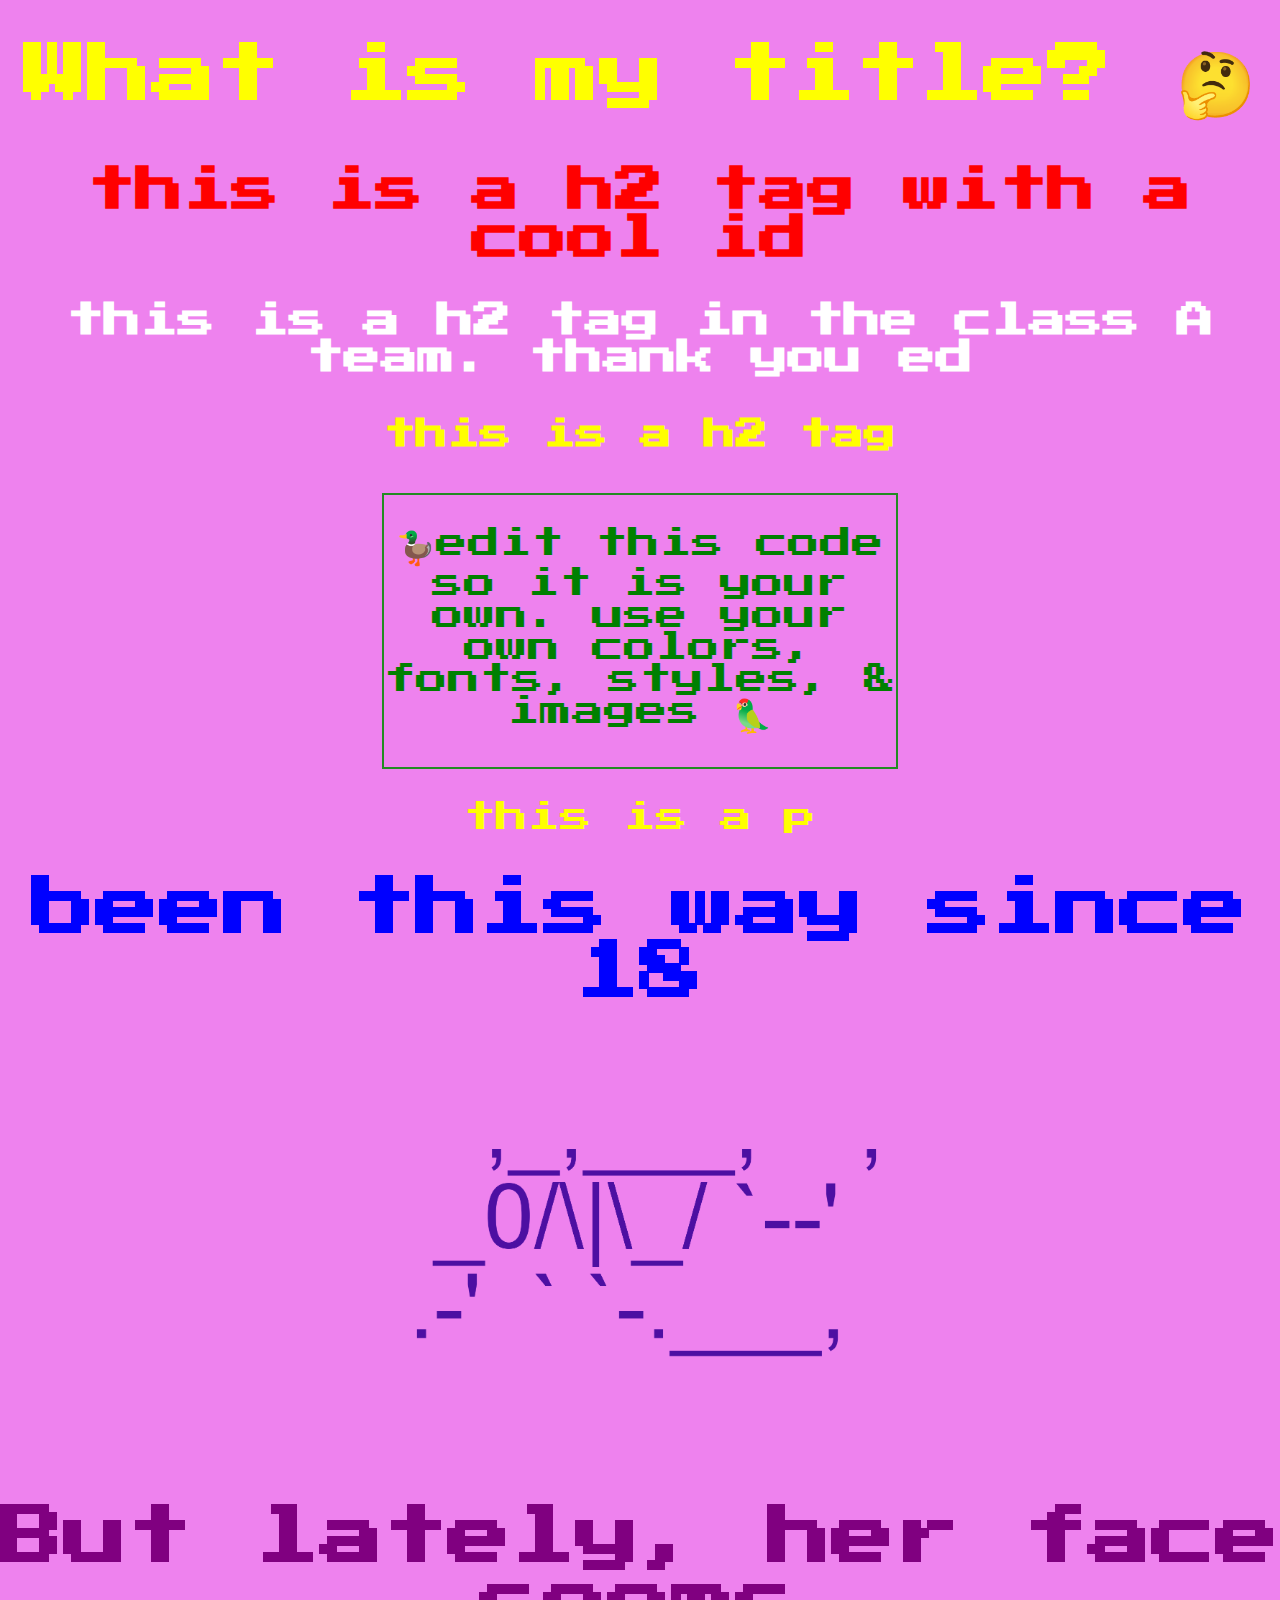
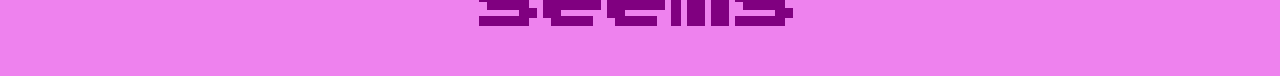
<file: css-diner/index.html>
<!DOCTYPE html>
<html lang="en">

<head>
  <link rel="stylesheet"
          href="https://fonts.googleapis.com/css?family=Press+Start+2P">
  <meta name="viewport" content="width=device-width, initial-scale=1">
  <link rel="stylesheet" type="text/css" href="style.css">
  <title>My Sweet Page</title>
</head>

<body>
  <div>
  <h1>What is my title? 🤔</h1>
    <h2 id=cool>this is a h2 tag with a cool id</h2>
    <h3 class=ateam >this is a h2 tag in the class A team. thank you ed</h3>
    <h4>this is a h2 tag</h4>
    <div class="my-fun-class">
      <p> 🦆edit this code so it is your own. use your own colors, fonts, styles, & images 🦜</p>

    </div>
    <p>this is a p</p>
    <h1 class=ateam>been this way since 18</h1>
    <img src="images/zap.png">
    <h1 class=ateam>But lately, her face seems</h1>

</div>
</body>

</html>
</file>
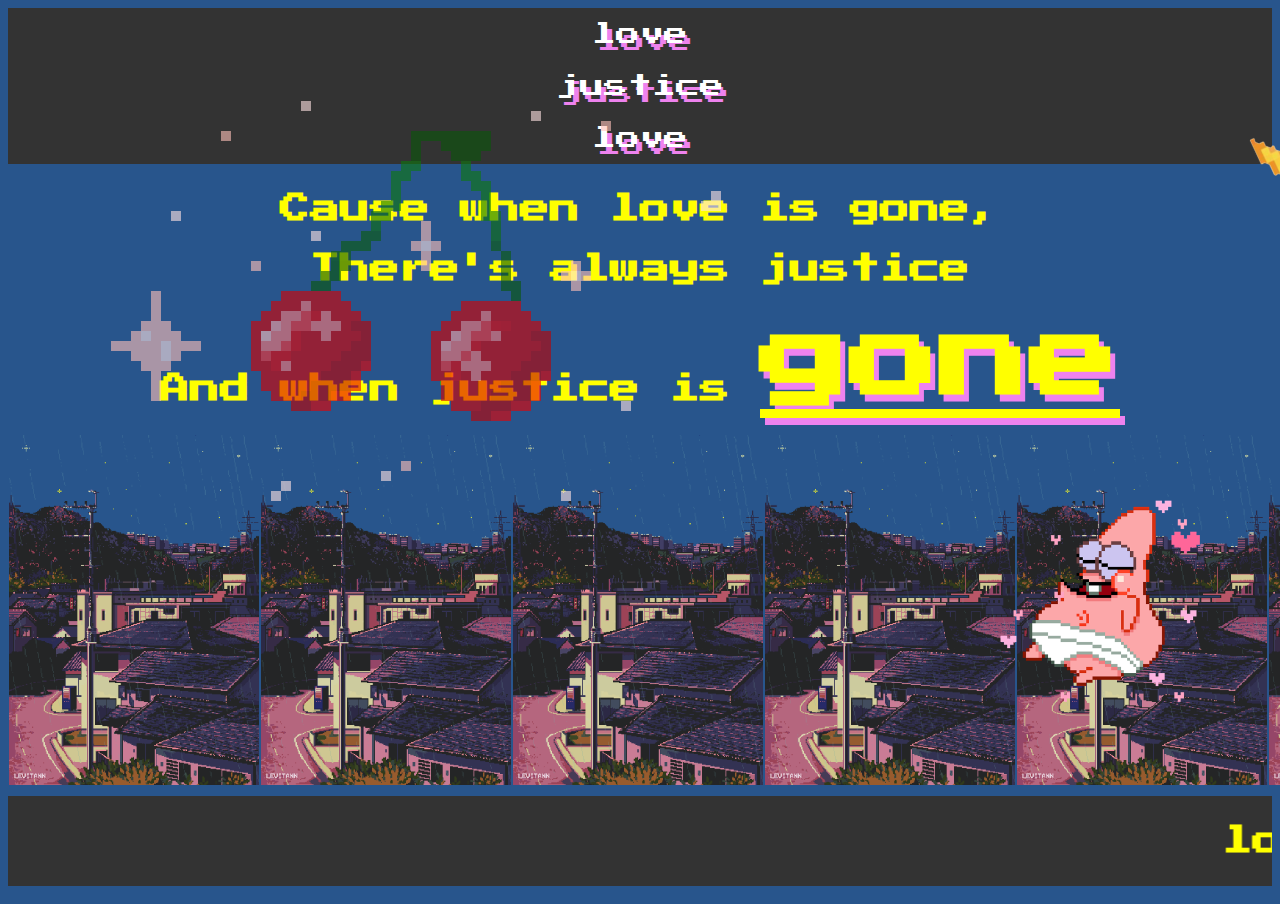
<file: here-come-the-planes/index.html>
<!DOCTYPE html>
<html>
  <head>

    <link rel="stylesheet"
          href="https://fonts.googleapis.com/css?family=Press+Start+2P">
    <title>Prismo's Site</title>
    <style>

    /* CSS goes here */
    body {
      background-color: #28558C;
      color: cyan;
      text-align: center;
      font-size: 40px;
    }
    .patrick:hover img {
    transform: scale(1.5) rotateZ(-10deg);
    }
    .cherry:hover img {
    opacity: 0.2;
    }
    .cherry img {
    opacity: 0.6;
    }

    .moon:hover img{
      transform: rotatex(-25deg);

    }
    .moon img{
      transform: rotatez(-25deg);
    }
    a {
      color: yellow;
      text-shadow: 5px 7px violet;
      font-size:3em;
    }
    p {
      font-family: 'Press Start 2P', cursive;
      color: yellow;
      font-weight:800;

      font-size:30px;

    }
    a:hover{
      color:magenta;

    }
    li {
    font-family: 'Press Start 2P', cursive;
    font-size:8px;

    }
    li a:hover {
    background-color: #111;
    }
    ul {
    list-style-type: none;
    margin: 0;
    padding: 0;
    overflow: hidden;
    background-color: #333;
    }
    li a {
    display: block;
    color: white;
    text-align: center;
    padding: 14px 15px;
    text-decoration: none;
    }
    marquee{
      background-color: #333;

    }

  /* CSS STOPS here */
    </style>
  </head>
<!-- HTML goes here! -->
  <body>
    <ul>
    <li><a href="https://emily311.github.io/web-nyu-idm/here-come-the-planes">love</a></li>
    <li><a href="https://emily311.github.io/web-nyu-idm/here-come-the-planes">justice</a></li>
    <li><a href="https://emily311.github.io/web-nyu-idm/here-come-the-planes">love</a></li>
    </ul>
    <p>Cause when love is gone,</p>
    <p>There's always justice</p>
    <p>And when justice is <a href="https://emily311.github.io/web-nyu-idm/here-come-the-planes">gone</a></p>

      <table cellspacing="0">
      <tr>
      <td><img src="05dc1498ad5dce13d32b957a4aef8d31.gif" width=250 height= 350></td>
      <td><img src="05dc1498ad5dce13d32b957a4aef8d31.gif" width=250 height= 350></td>
      <td><img src="05dc1498ad5dce13d32b957a4aef8d31.gif" width=250 height= 350></td>
      <td><img src="05dc1498ad5dce13d32b957a4aef8d31.gif" width=250 height= 350></td>
      <td><img src="05dc1498ad5dce13d32b957a4aef8d31.gif" width=250 height= 350></td>
      <td><img src="05dc1498ad5dce13d32b957a4aef8d31.gif" width=250 height= 350></td>

      </tr></table>
    <div class="cherry">
    <img style ="position: absolute; TOP:100px; LEFT:110px; WIDTH:152; HEIGHT:100" SRC="pngkey.com-cherry-png-95890.png">
    </div>
    <div class="patrick">
    <img style ="position: absolute; TOP:500px; LEFT:1000px; WIDTH:200px; HEIGHT:202px" SRC="jing.fm-spongebob-clipart-282351.png">
    </div>
    <div class="moon">
    <img style ="position: absolute; TOP:10px; LEFT:1240px; WIDTH:180px; HEIGHT:182px" SRC="PngItem_53597.png"></div>
    <marquee>
    <p> love justice love justice love justice love justice love justice love justice love justice love justice </p>
    </marquee>
  </body>

</html>
<!-- HTML STOPS here! -->
</file>
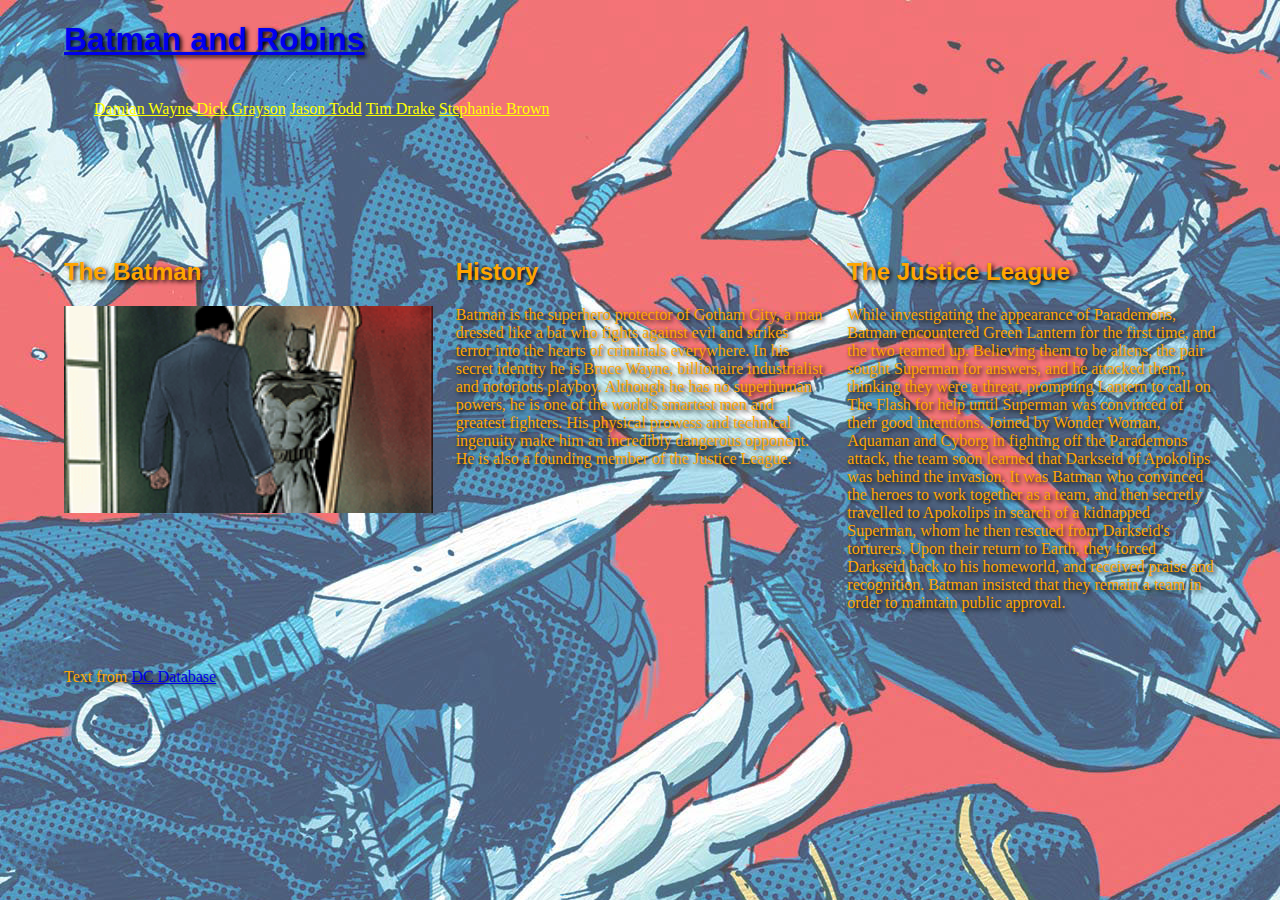
<file: object-meditation/index.html>
<!DOCTYPE html>
<html>
<head>

	<title>Batman and Robins</title>

	<link rel="stylesheet" media="only screen and (max-width: 480px)" href="styles/mobile.css" />

	<link rel="stylesheet" media="only screen and (min-width: 481px) and (max-width: 960px)"
	    href="styles/tablet.css" />

	<link rel="stylesheet" media="only screen and (min-width: 961px)" href="styles/desktop.css" />

	<meta name="viewport" content="initial-scale=1">

</head>

<body id="container">
<div id="header">
			<h1 class="title"><a class="heading" href="index.html">Batman and Robins</a></h1>
		</div>

<div>
	<ul>
	<li><a class="class1"href="Damian Wayne.html" target="_new">Damian Wayne</a></li>
	<li><a class="class1"href="Dick Grayson.html" target="_new">Dick Grayson</a></li>
	<li><a class="class1"href="Jason Todd.html" target="_new">Jason Todd</a></li>
	<li><a class="class1"href="Tim Drake.html" target="_new">Tim Drake</a></li>
	<li><a class="class1"href="Stephanie Brown.html" target="_new">Stephanie Brown</a></li>



	</ul>
</div>


		<div id="content">
			<div class="column1">
				<h2>The Batman</h2>
				<img alt="BM_Cv44_A_gallery_5abd2134f11d95.39493991" src="images/BM_Cv44_A_gallery_5abd2134f11d95.39493991.gif">
			</div>

			<div class="column2">
				<h2>History</h2>
				<p>
				Batman is the superhero protector of Gotham City, a man dressed like a bat who fights against evil and strikes terror into the hearts of criminals everywhere. In his secret identity he is Bruce Wayne, billionaire industrialist and notorious playboy. Although he has no superhuman powers, he is one of the world's smartest men and greatest fighters. His physical prowess and technical ingenuity make him an incredibly dangerous opponent. He is also a founding member of the Justice League.
				</div>

			<div class="column3">
				<h2>The Justice League</h2>
				<p>While investigating the appearance of Parademons, Batman encountered Green Lantern for the first time, and the two teamed up. Believing them to be aliens, the pair sought Superman for answers, and he attacked them, thinking they were a threat, prompting Lantern to call on The Flash for help until Superman was convinced of their good intentions. Joined by Wonder Woman, Aquaman and Cyborg in fighting off the Parademons attack, the team soon learned that Darkseid of Apokolips was behind the invasion. It was Batman who convinced the heroes to work together as a team, and then secretly travelled to Apokolips in search of a kidnapped Superman, whom he then rescued from Darkseid's torturers. Upon their return to Earth, they forced Darkseid back to his homeworld, and received praise and recognition. Batman insisted that they remain a team in order to maintain public approval.</div>
		</div>

		<div id="footer">
						<p class="credit">Text from <a href="http://dc.wikia.com/wiki/DC_Comics_Database">
			DC Database</a></p>
		</div>

	</div>
</body>
</html>
</file>
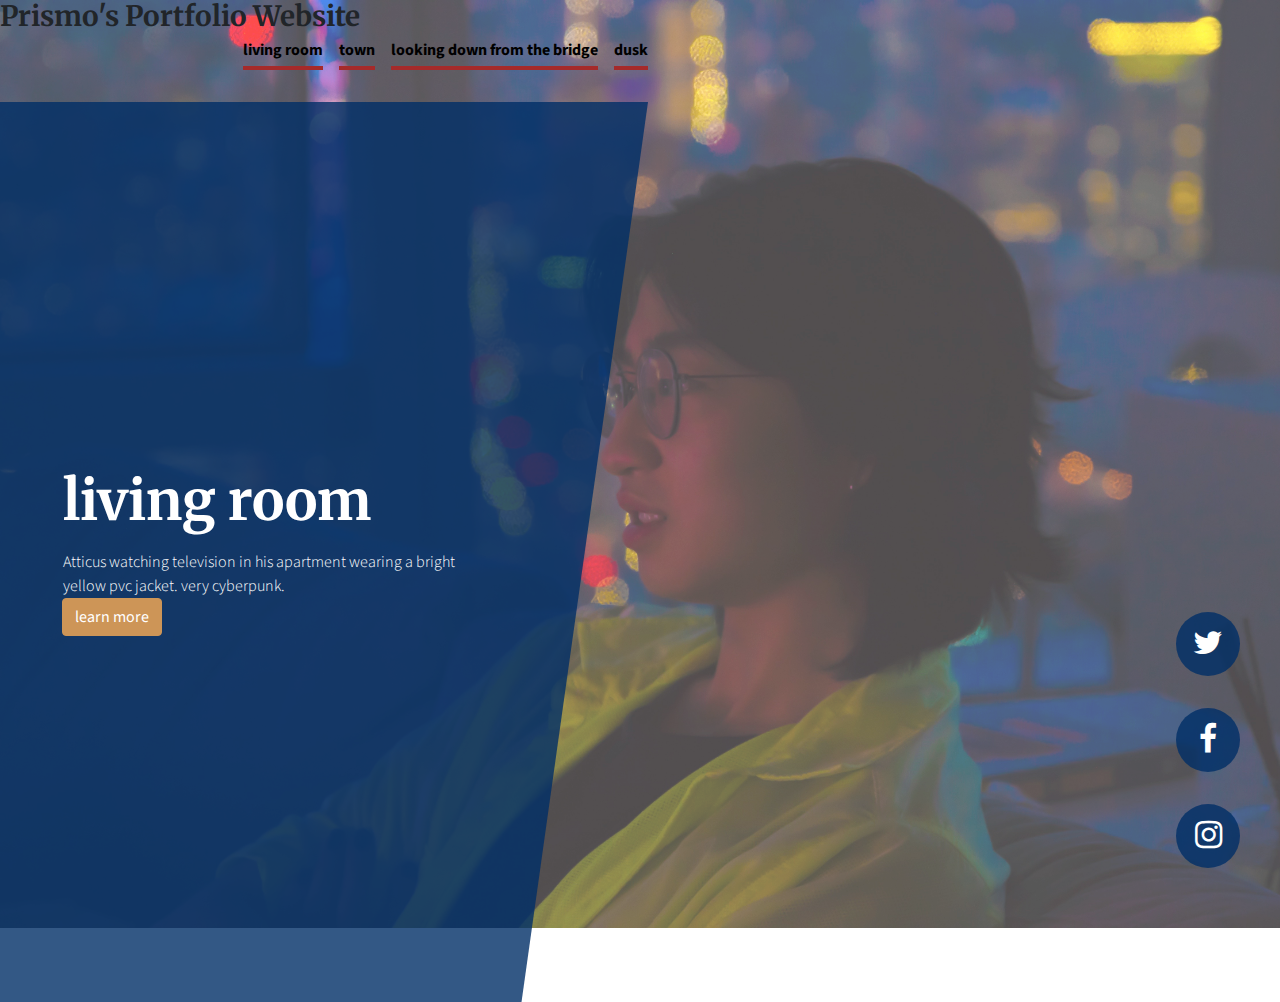
<file: portfolio-website/index.html>
<!DOCTYPE html>
<html lang="en">

  <head>

    <meta charset="utf-8">
    <meta name="viewport" content="width=device-width, initial-scale=1, shrink-to-fit=no">
    <meta name="description" content="">
    <meta name="author" content="">

    <title>Coming Soon - Start Bootstrap Theme</title>

    <!-- Bootstrap core CSS -->
    <link href="vendor/bootstrap/css/bootstrap.min.css" rel="stylesheet">

    <!-- Custom fonts for this template -->
    <link href="https://fonts.googleapis.com/css?family=Source+Sans+Pro:200,200i,300,300i,400,400i,600,600i,700,700i,900,900i" rel="stylesheet">
    <link href="https://fonts.googleapis.com/css?family=Merriweather:300,300i,400,400i,700,700i,900,900i" rel="stylesheet">
    <link href="vendor/font-awesome/css/font-awesome.min.css" rel="stylesheet">

    <!-- Custom styles for this template -->
    <link href="css/custom2.css" rel="stylesheet">

  </head>

  <body>

    <div class="overlay"><img src="../portfolio-website/DSC_2j735.JPG" class="img-responsive" style="width:1440px;height:928px;"></div>
     <div class="site-wrapper">

      <div class="site-wrapper-inner">

        <div class="cover-container">
     <div class="masthead clearfix">
            <div class="inner">
              <h3 class="masthead-brand">Prismo's Portfolio Website</h3>
              <nav class="nav nav-masthead">
                <a class="nav-link" href="index.html">living room</a>
                <a class="nav-link" href="town.html">town</a>

                <a class="nav-link" href="bridge.html">looking down from the bridge</a>
                <a class="nav-link" href="dusk.html">dusk</a>

              </nav>
            </div>
          </div>
 </div>
      </div>
    </div>
    <div class="masthead">
      <div class="masthead-bg"></div>
      <div class="container h-100">
        <div class="row h-100">
          <div class="col-12 my-auto">
            <div class="masthead-content text-white py-5 py-md-0">

              <h1 class="mb-3">living room</h1>
             <div class="ex1">

            Atticus watching television in his apartment wearing a bright yellow pvc jacket.
            very cyberpunk.
</div>

                   <div class="input-group-append">
                  <a class="btn btn-secondary" href="https://www.cyberpunk.net/us/zh-cn/pre-order" role="button">learn more</a>
                </div>
              </div>
            </div>
          </div>
        </div>
      </div>
    </div>

    <div class="social-icons">
      <ul class="list-unstyled text-center mb-0">
        <li class="list-unstyled-item">
          <a href="https://docs.python.org/3/library/index.html">
            <i class="fa fa-twitter"></i>
          </a>
        </li>
        <li class="list-unstyled-item">
          <a href="https://www.wired.com/2010/02/html_cheatsheet/">
            <i class="fa fa-facebook"></i>
          </a>
        </li>
        <li class="list-unstyled-item">
          <a href="https://github.com">
            <i class="fa fa-instagram"></i>
          </a>
        </li>
      </ul>
    </div>

    <!-- Bootstrap core JavaScript -->
    <script src="vendor/jquery/jquery.min.js"></script>
    <script src="vendor/bootstrap/js/bootstrap.bundle.min.js"></script>

    <!-- Custom scripts for this template -->
    <script src="js/coming-soon.min.js"></script>

  </body>

</html>
</file>
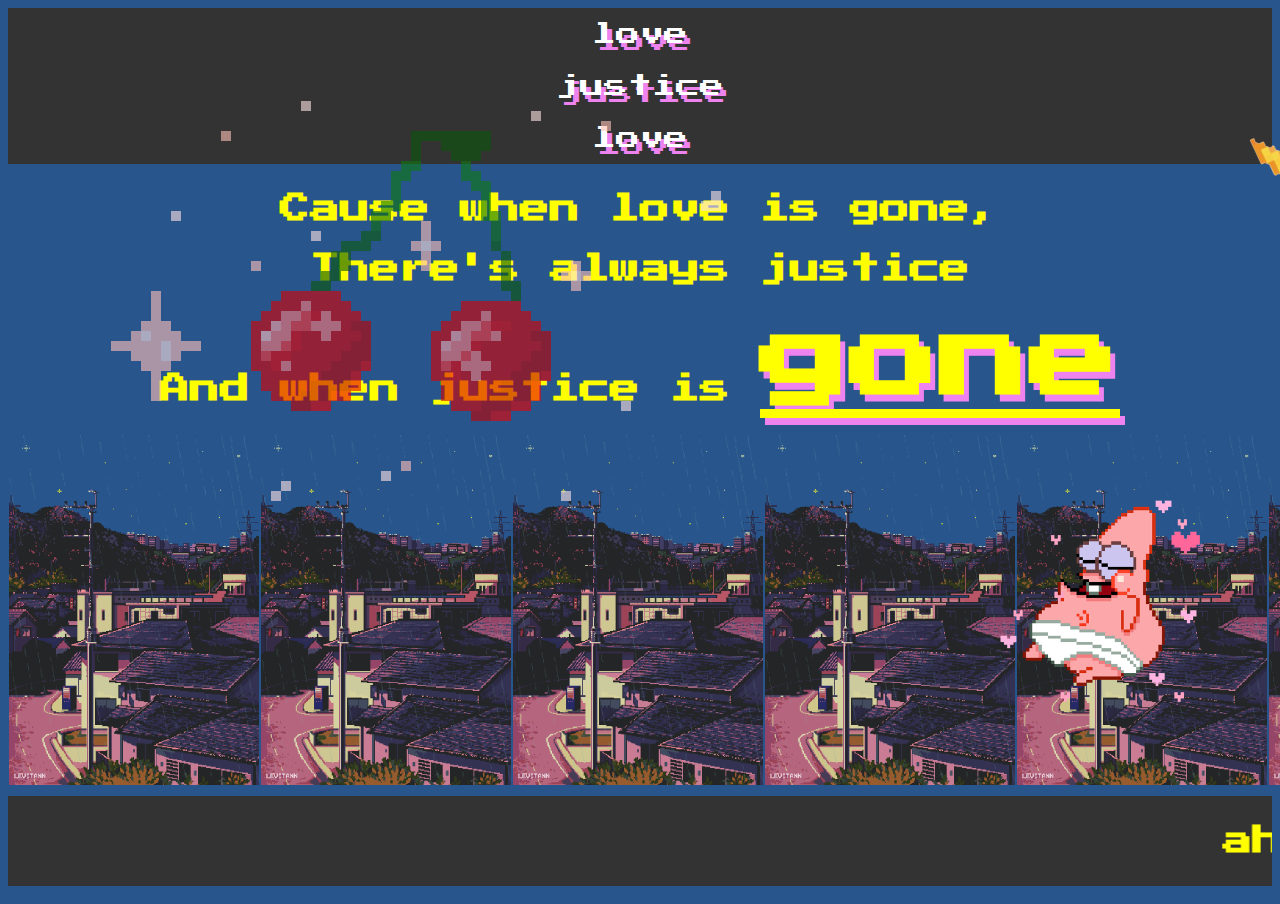
<file: here-come-the-planes/index-commented.html>
<!DOCTYPE html>
<html>
  <head>
    <!-- the head tag is just where all the stuff like style,base,
    link and script goes, it is required in html4, however, you don't have to had a head tag in html5. -->
    <link rel="stylesheet"
          href="https://fonts.googleapis.com/css?family=Press+Start+2P">
    <!-- so here is a link to the stylesheet I got from google font, which allows me to use this certain typeface. -->
    <title>Prismo's Site</title>
    <!-- this is the title of my website which is the name that appears on your browser's navigation bar.  -->
    <style>
    /* style tag is where all the css style goes, it determines how your website will look like on a browser.  */
    /* you can have multiple style tags in your code.   */
    body {
      background-color: #28558C;
      /* here is how i set the background-color to dark blue, you can use the name of your color or just type in the */
      /* 6 digital hex code for the color you want to choose.  */
      color: cyan;
      text-align: center;
      /* to put my text at the center of the page, i think it will work no matter how big your browser is, */
      /* so it's a good way to keep you content organized and make your text responsive to different browser size. */
      font-size: 40px;
    }
    .patrick:hover img {
      /* here is some transformation if i hover my mouse above patrick. i specified a class for him so, */
      /* this transformation only works on the baby patrick star.  */
    transform: scale(1.5) rotateZ(-10deg);
     /* this line of code makes the patrick 1.5 times bigger and rotate on the Z axis for -10 degree. */
    }
    .cherry:hover img {
      /* same thing here for the cherries, i made a class for them so these adjustment only work for the cherries when i hover over them. */
    opacity: 0.2;
    /* i made the opacity change to 0.2 times of it's original opacity. */
    }
    .cherry img {
    opacity: 0.6;
    /* in order for it to not block my text, i change the origial opacity to 0.6. so that people can see the words clearly */
    }

    .moon:hover img{
    /* i have a class for my moon so these changes only happened to my moon when i hover above it. */
      transform: rotatex(-25deg);
    /* this makes the moon to rotate on the X axis for -25 degree when you hover above it. */
    }
    .moon img{
      transform: rotatez(-25deg);
      /* this makes my moon rotate on the z axis for -25 degree when i first open the page. */
    }
    a {
      color: yellow;
      /* this change the color of all of my links to yellow so they look cool. */
      text-shadow: 5px 7px violet;
      /* this make sure i have very cool text shadow under my text. the first two elements are the position of the shadow, */
      /* and the last one is the color of the shadow. it's violet cause i go to nyu. but it looks pink to me which is not cool*/
      font-size:3em;
      /* the size of my link is 3em, I really wanted to emphize that so it is huge.  */
    }
    p {
      font-family: 'Press Start 2P', cursive;
      /* ok here is the type face I found on google font that i had to linked to a stylesheet so it chould work properly. */
      /* it's a retro 80s vintage arcade game vibe type of font so it's really cool. */
      color: yellow;
      /* so here i made all my text in my paragraph yellow to match the color of the link at the end of the sentence. */
      font-weight:800;
      /* to make it even thicker so it looks really really retro 80s vintage arcade game style. but it don't seems to be working, did it worked?*/
      font-size:30px;
      /* here i set the font size to 30 which is a little smaller than my link. */

    }
    a:hover{
      color:magenta;
      /* when you hover over my links they turn into magenta which looks like real violet to me. */
    }
    li {
    /* yes here is the style for my really beautiful navigation bar. it's a list.  */
    font-family: 'Press Start 2P', cursive;
    /* the same type face you know, keep everything the same type face bro. */
    font-size:8px;
    /* the size of my text in my list. it's small but i think they looks cool.  */

    }
    li a:hover {
    background-color: #111;
    /* when you hover over the links on my navigation bars(the list), they actually turn darker which is pretty cool. */
    }
    ul {
    /* ok here is a unordered list, i think it helps me to get rid of some useless margin and padding stuff there on my bar. pretty useful. */
    list-style-type: none;
    /* like i said, this kinda omit some style issue there. */
    margin: 0;
    padding: 0;
    overflow: hidden;
    background-color: #333;
    }
    li a {
    display: block;
    /* to make my list displayed in blocks, and make it retro vintage arcade game style. */
    color: white;
    /* ok i made my links in my list white so it's like hierarchy you know, less important but still looks good. */
    text-align: center;
    /* again i made my text in the center so it's like responsive to different web page size. */
    padding: 14px 15px;
    text-decoration: none;
    /* again remove any unnencessary decoration so it look simple and clean. */
    }
    marquee{
      background-color: #333;
      /* i made the maarquee the same color to match the navigation bar that i have.  */
    }

  /* CSS STOPS here */
    </style>
    <!-- finally all my css stuff end here, below is just some useless html garbage. -->
  </head>
<!-- HTML goes here! -->
  <body>
    <ul>
    <li><a href="https://emily311.github.io/web-nyu-idm/here-come-the-planes">love</a></li>
    <!-- ok here is some trap links to emlily's webpage cause i don't want to leave the link blank. -->
    <li><a href="https://emily311.github.io/web-nyu-idm/here-come-the-planes">justice</a></li>
    <!-- ok here is some trap links to emlily's webpage cause i don't want to leave the link blank. yes -->
    <li><a href="https://emily311.github.io/web-nyu-idm/here-come-the-planes">love</a></li>
    <!-- ok here is some trap links to emlily's webpage cause i don't want to leave the link blank. ok -->
    </ul>
    <p>Cause when love is gone,</p>
    <!-- finally, we have the major stuff which are the lyrics. -->
    <p>There's always justice</p>
    <!-- very nice, another line of the lyrics. -->
    <p>And when justice is <a href="https://emily311.github.io/web-nyu-idm/here-come-the-planes">gone</a></p>
    <!-- cool, another line of the lyrics, which has a link to next site at the end.  -->
      <table cellspacing="0">
      <!-- i just got rid of the spacing between my pictures here. -->
      <tr>
      <td><img src="05dc1498ad5dce13d32b957a4aef8d31.gif" width=250 height= 350></td>
      <!-- here is a very cool image i found on pinterest. -->
      <td><img src="05dc1498ad5dce13d32b957a4aef8d31.gif" width=250 height= 350></td>
      <!-- here is a very cool image i found on pinterest. -->
      <td><img src="05dc1498ad5dce13d32b957a4aef8d31.gif" width=250 height= 350></td>
      <!-- here is a very cool image i found on pinterest. -->
      <td><img src="05dc1498ad5dce13d32b957a4aef8d31.gif" width=250 height= 350></td>
      <!-- here is a very cool image i found on pinterest. -->
      <td><img src="05dc1498ad5dce13d32b957a4aef8d31.gif" width=250 height= 350></td>
      <!-- here is a very cool image i found on pinterest. -->
      <td><img src="05dc1498ad5dce13d32b957a4aef8d31.gif" width=250 height= 350></td>
      <!-- here is a very cool image i found on pinterest. -->
      <!-- and i put them in a table. -->
      </tr></table>

    <div class="cherry">
    <!-- a class i made for the cherries, they are cute cherries. -->
    <img style ="position: absolute; TOP:100px; LEFT:110px; WIDTH:152; HEIGHT:100" SRC="pngkey.com-cherry-png-95890.png">
    <!-- to put the image to a specfic position using width and hright value. -->
    </div>
    <div class="patrick">
      <!-- to put the image to a specfic position using width and hright value. -->
    <img style ="position: absolute; TOP:500px; LEFT:1000px; WIDTH:200px; HEIGHT:202px" SRC="jing.fm-spongebob-clipart-282351.png">
    </div>
    <div class="moon">
      <!-- to put the image to a specfic position using width and hright value. -->
    <img style ="position: absolute; TOP:10px; LEFT:1240px; WIDTH:180px; HEIGHT:182px" SRC="PngItem_53597.png"></div>
    <marquee>
      <!-- i really love this marquee. thank you. -->
    <p> ah ah ah ah ah ah ah ah ah ah ah ah ah ah ah ah ah ah ah ah ah ah ah ah ah ah ah ah ah ah ah ah ah ah ah ah</p>
    </marquee>
  </body>

</html>
<!-- HTML STOPS here! -->
</file>
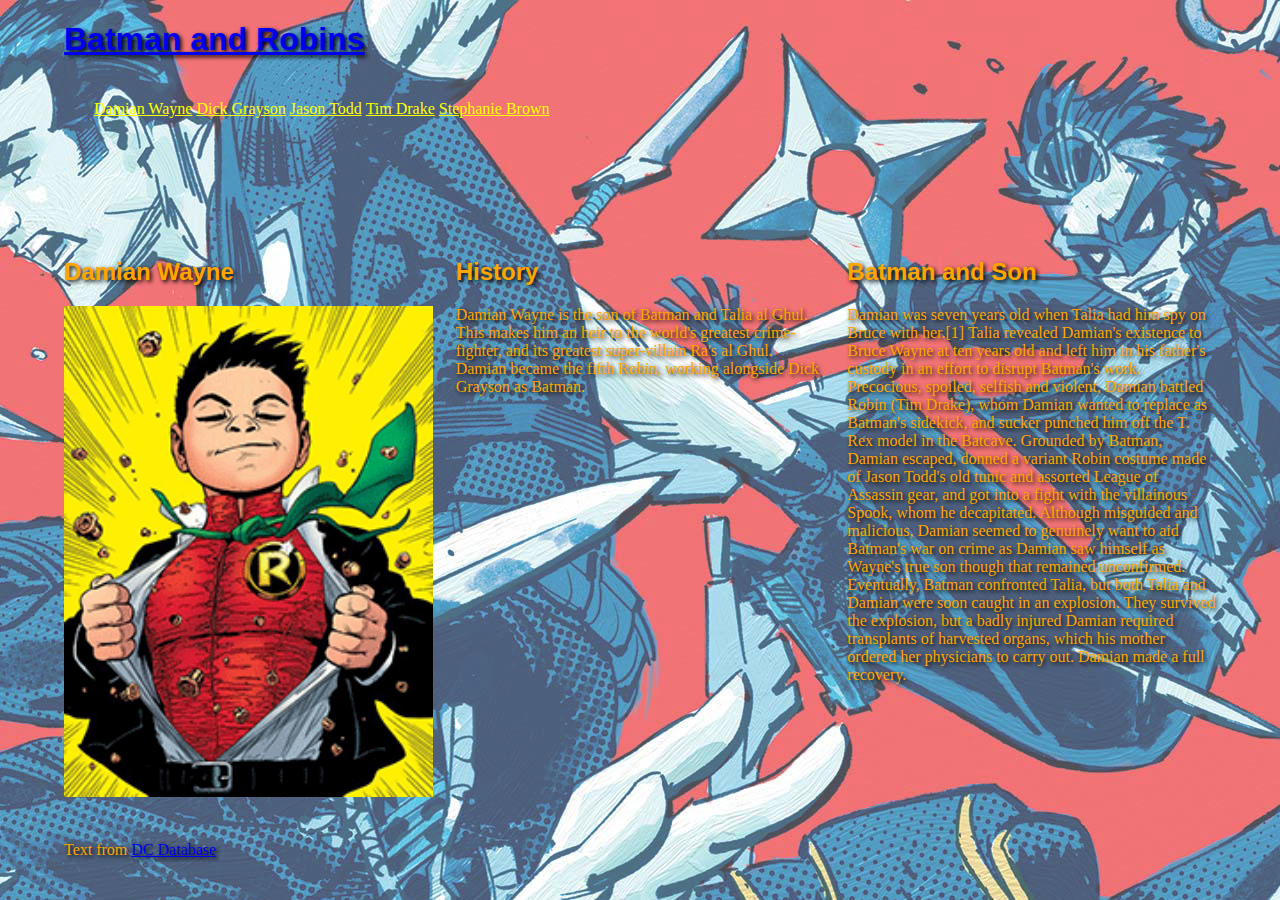
<file: object-meditation/Damian Wayne.html>
<!DOCTYPE html>
<html>
<head>
	<title>Damian Wayne</title>

	<link rel="stylesheet" media="only screen and (max-width: 480px)" href="styles/mobile.css" />

	<link rel="stylesheet" media="only screen and (min-width: 481px) and (max-width: 960px)"
	    href="styles/tablet.css" />

	<link rel="stylesheet" media="only screen and (min-width: 961px)" href="styles/desktop.css" />

	<meta name="viewport" content="initial-scale=1">

</head>

<body id="container">
<div id="header">
			<h1 class="title"><a class="heading" href="index.html">Batman and Robins</a></h1>
		</div>

<div>
	<ul>
	<li><a class="class1"href="Damian Wayne.html" target="_new">Damian Wayne</a></li>
	<li><a class="class1"href="Dick Grayson.html" target="_new">Dick Grayson</a></li>
	<li><a class="class1"href="Jason Todd.html" target="_new">Jason Todd</a></li>
	<li><a class="class1"href="Tim Drake.html" target="_new">Tim Drake</a></li>
	<li><a class="class1"href="Stephanie Brown.html" target="_new">Stephanie Brown</a></li>



	</ul>
</div>


		<div id="content">
			<div class="column1">
				<h2>Damian Wayne</h2>
				<img alt="635548608417126855-BMR38cover-54456dd5a64978.19534410" src="images/635548608417126855-BMR38cover-54456dd5a64978.19534410.gif">	</div>

			<div class="column2">
				<h2>History</h2>
				<p>
				Damian Wayne is the son of Batman and Talia al Ghul. This makes him an heir to the world's greatest crime-fighter, and its greatest super-villain Ra's al Ghul. Damian became the fifth Robin, working alongside Dick Grayson as Batman.</div>

			<div class="column3">
				<h2>Batman and Son</h2>
				<p>Damian was seven years old when Talia had him spy on Bruce with her.[1] Talia revealed Damian's existence to Bruce Wayne at ten years old and left him in his father's custody in an effort to disrupt Batman's work. Precocious, spoiled, selfish and violent, Damian battled Robin (Tim Drake), whom Damian wanted to replace as Batman's sidekick, and sucker punched him off the T. Rex model in the Batcave. Grounded by Batman, Damian escaped, donned a variant Robin costume made of Jason Todd's old tunic and assorted League of Assassin gear, and got into a fight with the villainous Spook, whom he decapitated. Although misguided and malicious, Damian seemed to genuinely want to aid Batman's war on crime as Damian saw himself as Wayne's true son though that remained unconfirmed.

Eventually, Batman confronted Talia, but both Talia and Damian were soon caught in an explosion. They survived the explosion, but a badly injured Damian required transplants of harvested organs, which his mother ordered her physicians to carry out. Damian made a full recovery.</div>

		<div id="footer">
						<p class="credit">Text from <a href="http://dc.wikia.com/wiki/DC_Comics_Database">
			DC Database</a></p>
		</div>

	</div>
</body>
</html>
</file>
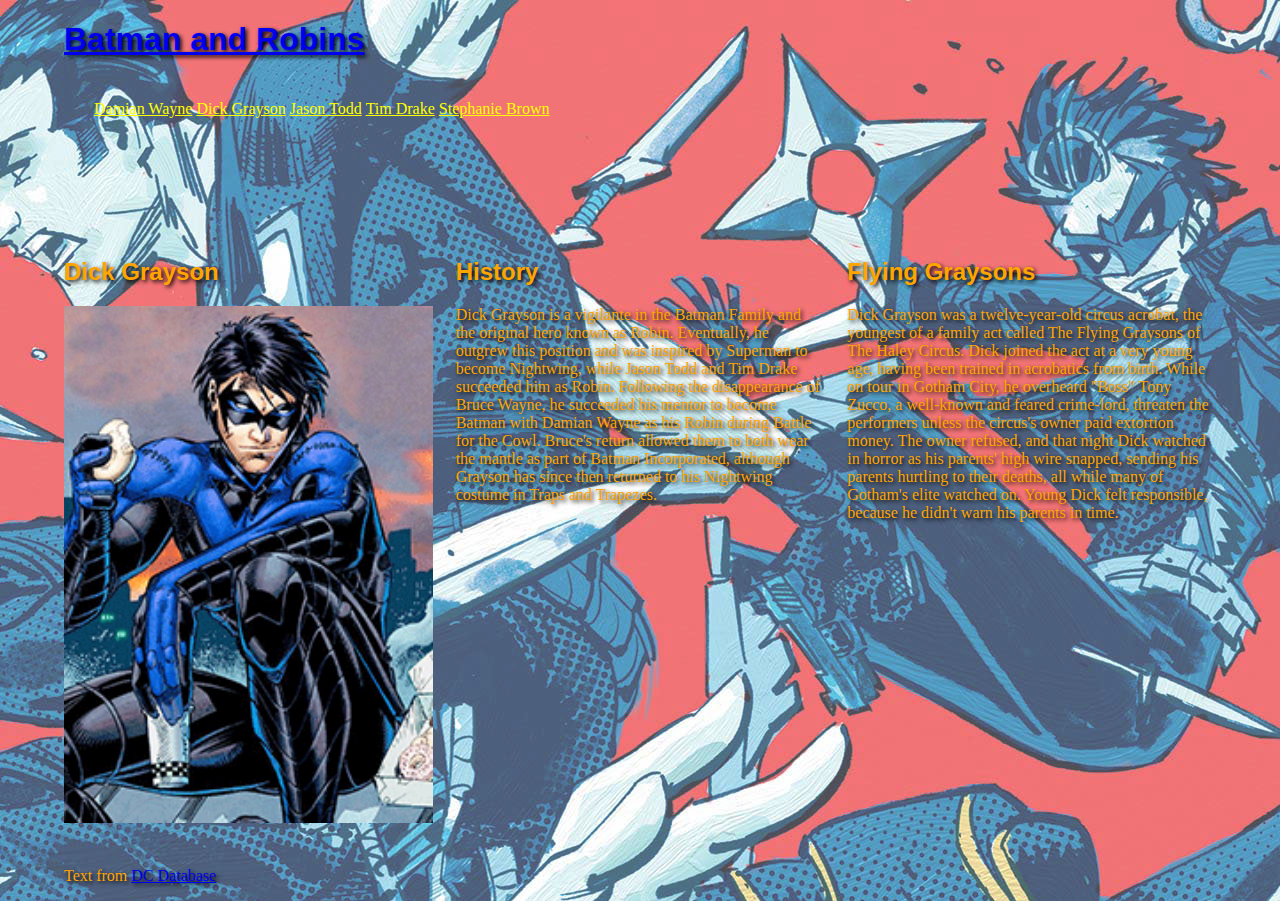
<file: object-meditation/Dick Grayson.html>
<!DOCTYPE html>
<html>
<head>
	<title>Dick Grayson</title>

	<link rel="stylesheet" media="only screen and (max-width: 480px)" href="styles/mobile.css" />

	<link rel="stylesheet" media="only screen and (min-width: 481px) and (max-width: 960px)"
	    href="styles/tablet.css" />

	<link rel="stylesheet" media="only screen and (min-width: 961px)" href="styles/desktop.css" />

	<meta name="viewport" content="initial-scale=1">

</head>

<body id="container">
<div id="header">
			<h1 class="title"><a class="heading" href="index.html">Batman and Robins</a></h1>
		</div>

<div>
	<ul>
	<li><a class="class1"href="Damian Wayne.html" target="_new">Damian Wayne</a></li>
	<li><a class="class1"href="Dick Grayson.html" target="_new">Dick Grayson</a></li>
	<li><a class="class1"href="Jason Todd.html" target="_new">Jason Todd</a></li>
	<li><a class="class1"href="Tim Drake.html" target="_new">Tim Drake</a></li>
	<li><a class="class1"href="Stephanie Brown.html" target="_new">Stephanie Brown</a></li>



	</ul>
</div>


		<div id="content">
			<div class="column1">
				<h2>Dick Grayson</h2>
				<img alt="Nightwing_Earth-993" src="images/Nightwing_Earth-993.gif">	</div>
			<div class="column2">
				<h2>History</h2>
				<p>
				Dick Grayson is a vigilante in the Batman Family and the original hero known as Robin. Eventually, he outgrew this position and was inspired by Superman to become Nightwing, while Jason Todd and Tim Drake succeeded him as Robin. Following the disappearance of Bruce Wayne, he succeeded his mentor to become Batman with Damian Wayne as his Robin during Battle for the Cowl. Bruce's return allowed them to both wear the mantle as part of Batman Incorporated, although Grayson has since then returned to his Nightwing costume in Traps and Trapezes.</div>

			<div class="column3">
				<h2>Flying Graysons</h2>
				<p>Dick Grayson was a twelve-year-old circus acrobat, the youngest of a family act called The Flying Graysons of The Haley Circus. Dick joined the act at a very young age, having been trained in acrobatics from birth. While on tour in Gotham City, he overheard "Boss" Tony Zucco, a well-known and feared crime-lord, threaten the performers unless the circus's owner paid extortion money. The owner refused, and that night Dick watched in horror as his parents' high wire snapped, sending his parents hurtling to their deaths, all while many of Gotham's elite watched on. Young Dick felt responsible, because he didn't warn his parents in time.</div>
		<div id="footer">
						<p class="credit">Text from <a href="http://dc.wikia.com/wiki/DC_Comics_Database">
			DC Database</a></p>
		</div>

	</div>
</body>
</html>
</file>
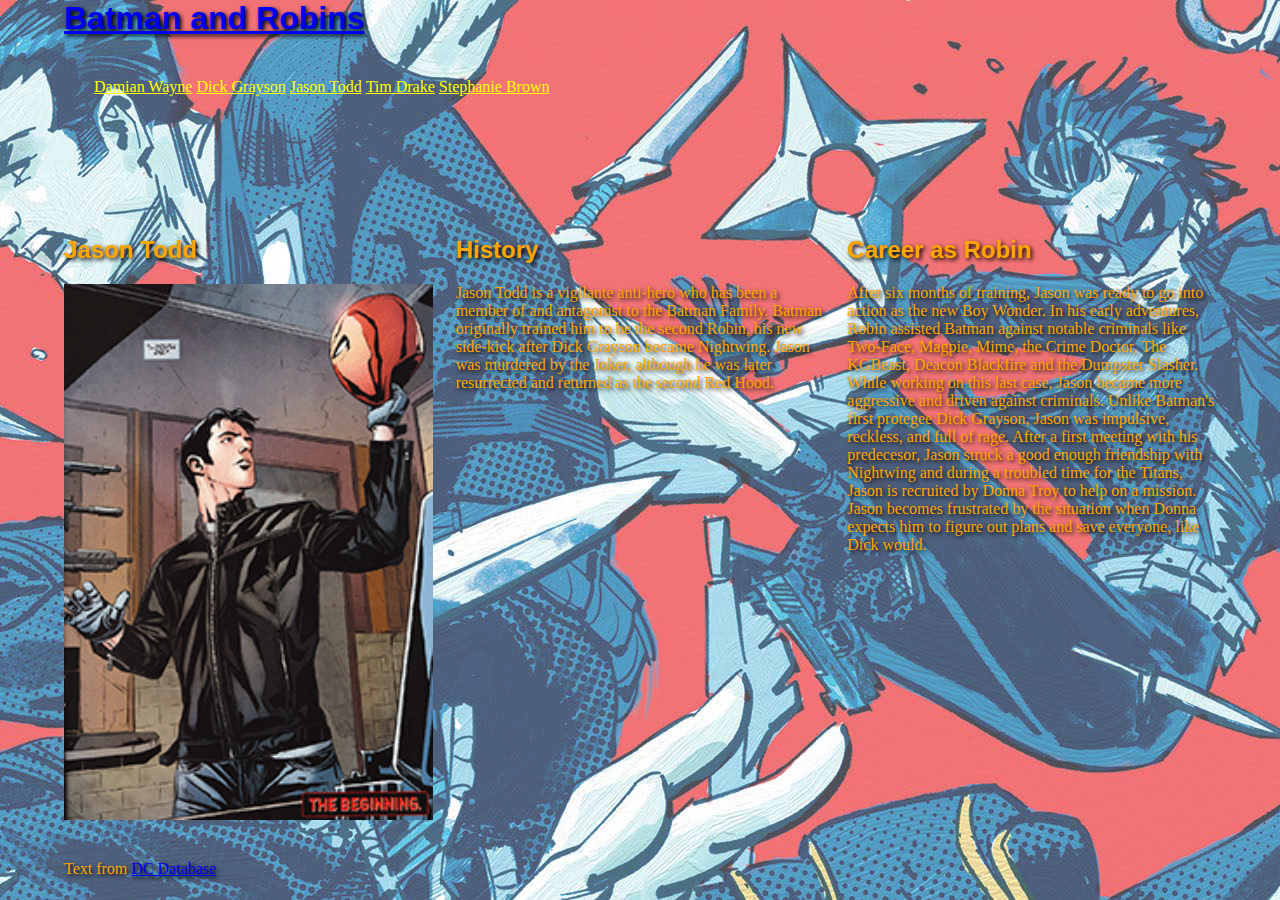
<file: object-meditation/Jason Todd.html>
<html>
<head>
	<title>Jason Todd</title>

	<link rel="stylesheet" media="only screen and (max-width: 480px)" href="styles/mobile.css" />

	<link rel="stylesheet" media="only screen and (min-width: 481px) and (max-width: 960px)"
	    href="styles/tablet.css" />

	<link rel="stylesheet" media="only screen and (min-width: 961px)" href="styles/desktop.css" />

	<meta name="viewport" content="initial-scale=1">

</head>

<body id="container">
<div id="header">
			<h1 class="title"><a class="heading" href="index.html">Batman and Robins</a></h1>
		</div>

<div>
	<ul>
	<li><a class="class1"href="Damian Wayne.html" target="_new">Damian Wayne</a></li>
	<li><a class="class1"href="Dick Grayson.html" target="_new">Dick Grayson</a></li>
	<li><a class="class1"href="Jason Todd.html" target="_new">Jason Todd</a></li>
	<li><a class="class1"href="Tim Drake.html" target="_new">Tim Drake</a></li>
	<li><a class="class1"href="Stephanie Brown.html" target="_new">Stephanie Brown</a></li>



	</ul>
</div>


		<div id="content">
			<div class="column1">
				<h2>Jason Todd</h2>
				<img  alt="Jason-Todd-Red-Hood-jason-todd-red-hood-37046569-961-1396" src="images/Jason-Todd-Red-Hood-jason-todd-red-hood-37046569-961-1396.gif">
		</div>
			<div class="column2">
				<h2>History</h2>
				<p>
				Jason Todd is a vigilante anti-hero who has been a member of and antagonist to the Batman Family. Batman originally trained him to be the second Robin, his new side-kick after Dick Grayson became Nightwing. Jason was murdered by the Joker, although he was later resurrected and returned as the second Red Hood.</div>

			<div class="column3">
				<h2>Career as Robin</h2>
				<p>After six months of training, Jason was ready to go into action as the new Boy Wonder. In his early adventures, Robin assisted Batman against notable criminals like Two-Face, Magpie, Mime, the Crime Doctor, The KGBeast, Deacon Blackfire and the Dumpster Slasher. While working on this last case, Jason became more aggressive and driven against criminals.
Unlike Batman's first protegee Dick Grayson, Jason was impulsive, reckless, and full of rage. After a first meeting with his predecesor, Jason struck a good enough friendship with Nightwing and during a troubled time for the Titans, Jason is recruited by Donna Troy to help on a mission. Jason becomes frustrated by the situation when Donna expects him to figure out plans and save everyone, like Dick would.</div>

		<div id="footer">
						<p class="credit">Text from <a href="http://dc.wikia.com/wiki/DC_Comics_Database">
			DC Database</a></p>
		</div>

	</div>
</body>
</html>
</file>
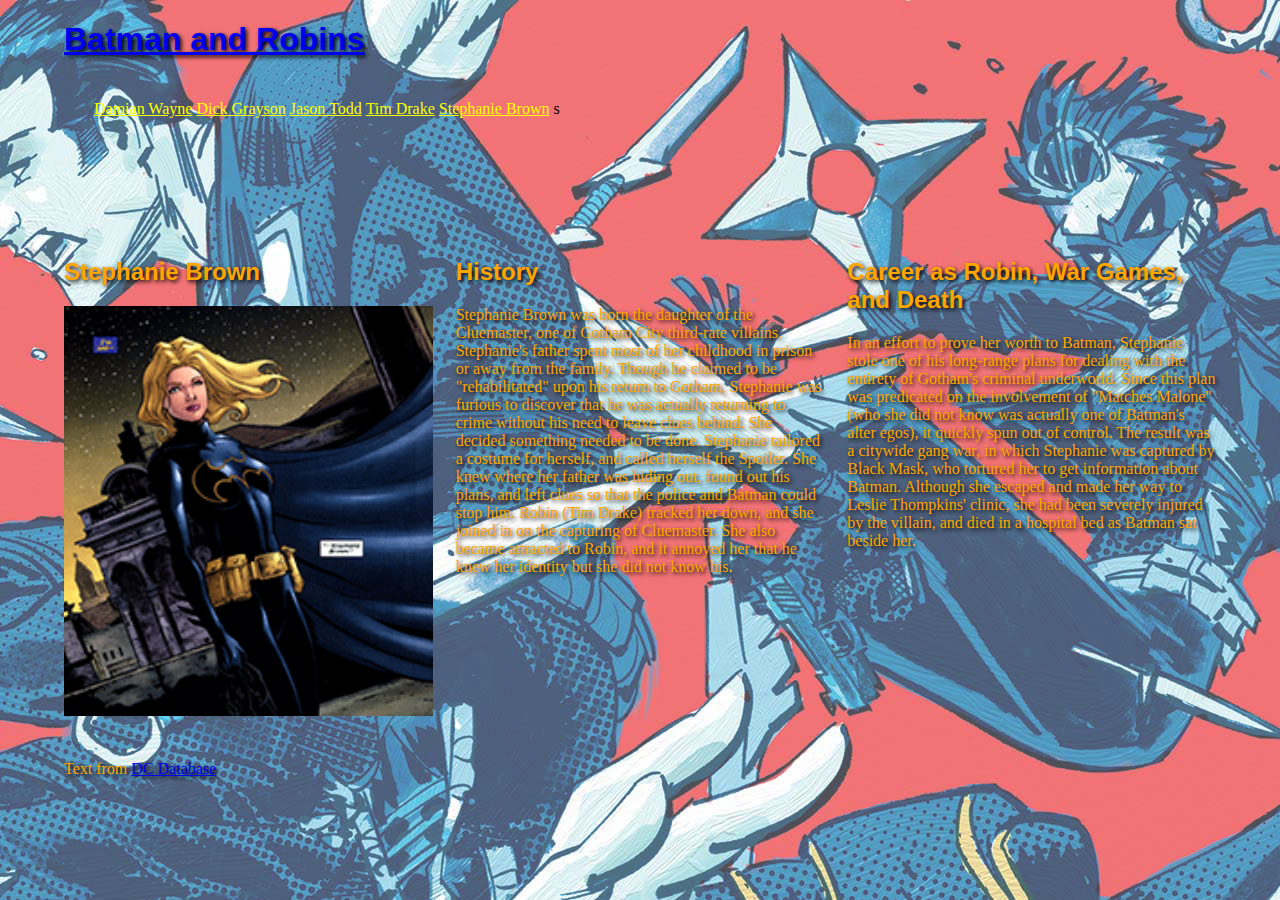
<file: object-meditation/Stephanie Brown.html>
<!DOCTYPE html>
<html>
<head>
	<title>Stephanie Brown</title>

	<link rel="stylesheet" media="only screen and (max-width: 480px)" href="styles/mobile.css" />

	<link rel="stylesheet" media="only screen and (min-width: 481px) and (max-width: 960px)"
	    href="styles/tablet.css" />

	<link rel="stylesheet" media="only screen and (min-width: 961px)" href="styles/desktop.css" />

	<meta name="viewport" content="initial-scale=1">

</head>

<body id="container">
<div id="header">
			<h1 class="title"><a class="heading" href="index.html">Batman and Robins</a></h1>
		</div>

<div>
	<ul>
	<li><a class="class1"href="Damian Wayne.html" target="_new">Damian Wayne</a></li>
	<li><a class="class1"href="Dick Grayson.html" target="_new">Dick Grayson</a></li>
	<li><a class="class1"href="Jason Todd.html" target="_new">Jason Todd</a></li>
	<li><a class="class1"href="Tim Drake.html" target="_new">Tim Drake</a></li>
	<li><a class="class1"href="Stephanie Brown.html" target="_new">Stephanie Brown</a></li>
s


	</ul>
</div>


		<div id="content">
			<div class="column1">
				<h2>Stephanie Brown</h2>
				<img alt="923527-batgirl__1_007" src="images/923527-batgirl__1_007.gif" >
				</div>

			<div class="column2">
				<h2>History</h2>
				<p>
				Stephanie Brown was born the daughter of the Cluemaster, one of Gotham City third-rate villains. Stephanie's father spent most of her childhood in prison or away from the family. Though he claimed to be "rehabilitated" upon his return to Gotham, Stephanie was furious to discover that he was actually returning to crime without his need to leave clues behind. She decided something needed to be done. Stephanie tailored a costume for herself, and called herself the Spoiler. She knew where her father was hiding out, found out his plans, and left clues so that the police and Batman could stop him. Robin (Tim Drake) tracked her down, and she joined in on the capturing of Cluemaster. She also became attracted to Robin, and it annoyed her that he knew her identity but she did not know his.
				</div>

			<div class="column3">
				<h2>Career as Robin, War Games, and Death</h2>
				<p>In an effort to prove her worth to Batman, Stephanie stole one of his long-range plans for dealing with the entirety of Gotham's criminal underworld. Since this plan was predicated on the involvement of "Matches Malone" (who she did not know was actually one of Batman's alter egos), it quickly spun out of control. The result was a citywide gang war, in which Stephanie was captured by Black Mask, who tortured her to get information about Batman. Although she escaped and made her way to Leslie Thompkins' clinic, she had been severely injured by the villain, and died in a hospital bed as Batman sat beside her.</div>

		<div id="footer">
						<p class="credit">Text from <a href="http://dc.wikia.com/wiki/DC_Comics_Database">
			DC Database</a></p>
		</div>

	</div>
</body>
</html>
</file>
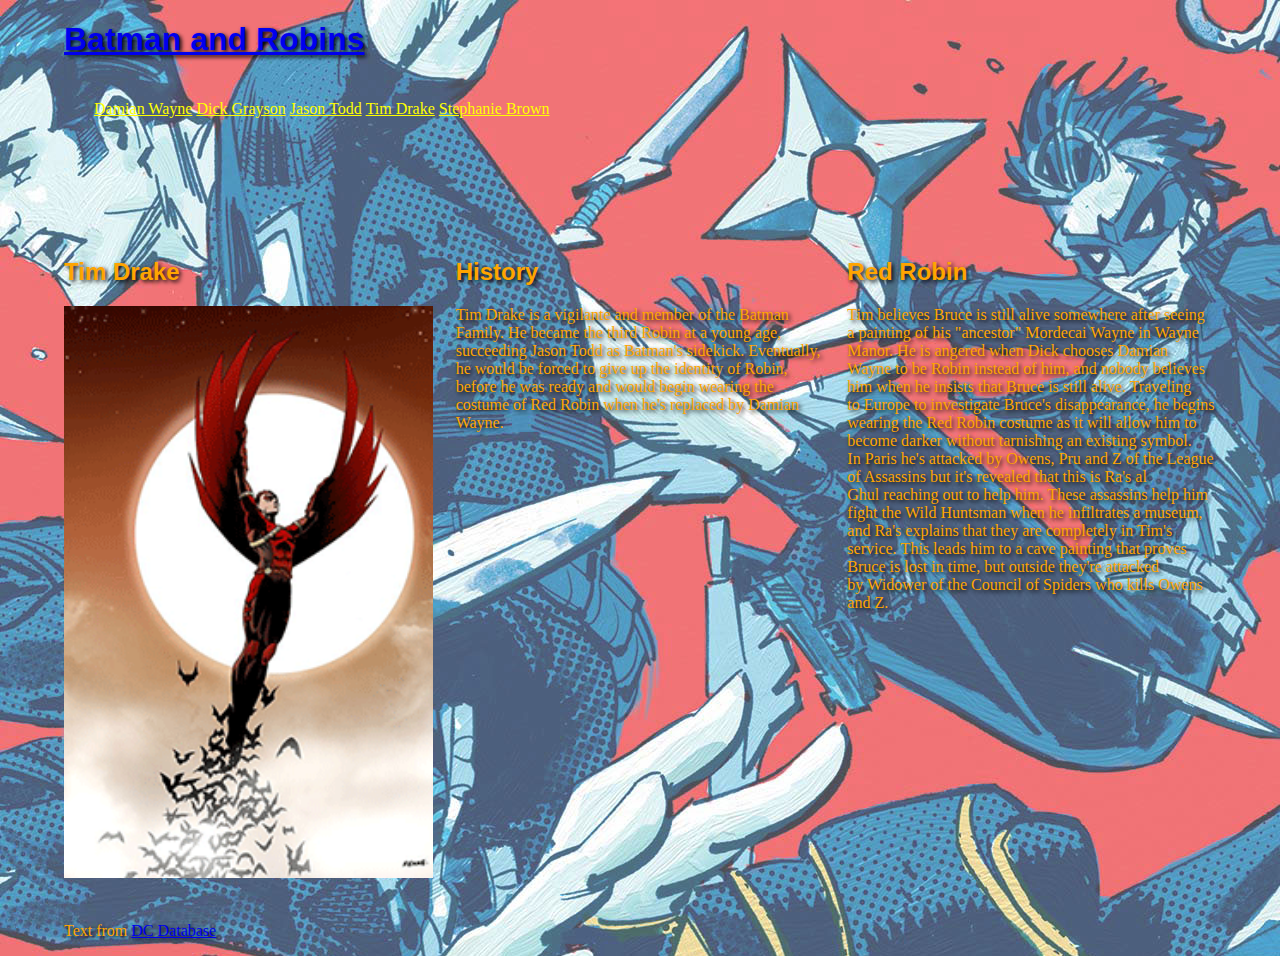
<file: object-meditation/Tim Drake.html>
<!DOCTYPE html>
<html>
<head>
	<title>Tim Drake</title>

	<link rel="stylesheet" media="only screen and (max-width: 480px)" href="styles/mobile.css" />

	<link rel="stylesheet" media="only screen and (min-width: 481px) and (max-width: 960px)"
	    href="styles/tablet.css" />

	<link rel="stylesheet" media="only screen and (min-width: 961px)" href="styles/desktop.css" />

	<meta name="viewport" content="initial-scale=1">

</head>

<body id="container">
<div id="header">
			<h1 class="title"><a class="heading" href="index.html">Batman and Robins</a></h1>
		</div>

<div>
	<ul>
	<li><a class="class1"href="Damian Wayne.html" target="_new">Damian Wayne</a></li>
	<li><a class="class1"href="Dick Grayson.html" target="_new">Dick Grayson</a></li>
	<li><a class="class1"href="Jason Todd.html" target="_new">Jason Todd</a></li>
	<li><a class="class1"href="Tim Drake.html" target="_new">Tim Drake</a></li>
	<li><a class="class1"href="Stephanie Brown.html" target="_new">Stephanie Brown</a></li>



	</ul>
</div>


		<div id="content">
			<div class="column1">
				<h2>Tim Drake</h2>
				<img alt="ec67b3f2aac8274350397a5d1a7a0282" src="images/ec67b3f2aac8274350397a5d1a7a0282.gif">
				</div>

			<div class="column2">
				<h2>History</h2>
				<p>

Tim Drake is a vigilante and member of the Batman Family. He became the third Robin at a young age, succeeding Jason Todd as Batman's sidekick. Eventually, he would be forced to give up the identity of Robin, before he was ready and would begin wearing the costume of Red Robin when he's replaced by Damian Wayne.
</div>

			<div class="column3">
				<h2>Red Robin</h2>
				<p>Tim believes Bruce is still alive somewhere after seeing a painting of his "ancestor" Mordecai Wayne in Wayne Manor. He is angered when Dick chooses Damian Wayne to be Robin instead of him, and nobody believes him when he insists that Bruce is still alive. Traveling to Europe to investigate Bruce's disappearance, he begins wearing the Red Robin costume as it will allow him to become darker without tarnishing an existing symbol. In Paris he's attacked by Owens, Pru and Z of the League of Assassins but it's revealed that this is Ra's al Ghul reaching out to help him. These assassins help him fight the Wild Huntsman when he infiltrates a museum, and Ra's explains that they are completely in Tim's service. This leads him to a cave painting that proves Bruce is lost in time, but outside they're attacked by Widower of the Council of Spiders who kills Owens and Z.
</div>

		<div id="footer">
						<p class="credit">Text from <a href="http://dc.wikia.com/wiki/DC_Comics_Database">
			DC Database</a></p>
		</div>

	</div>
</body>
</html>
</file>
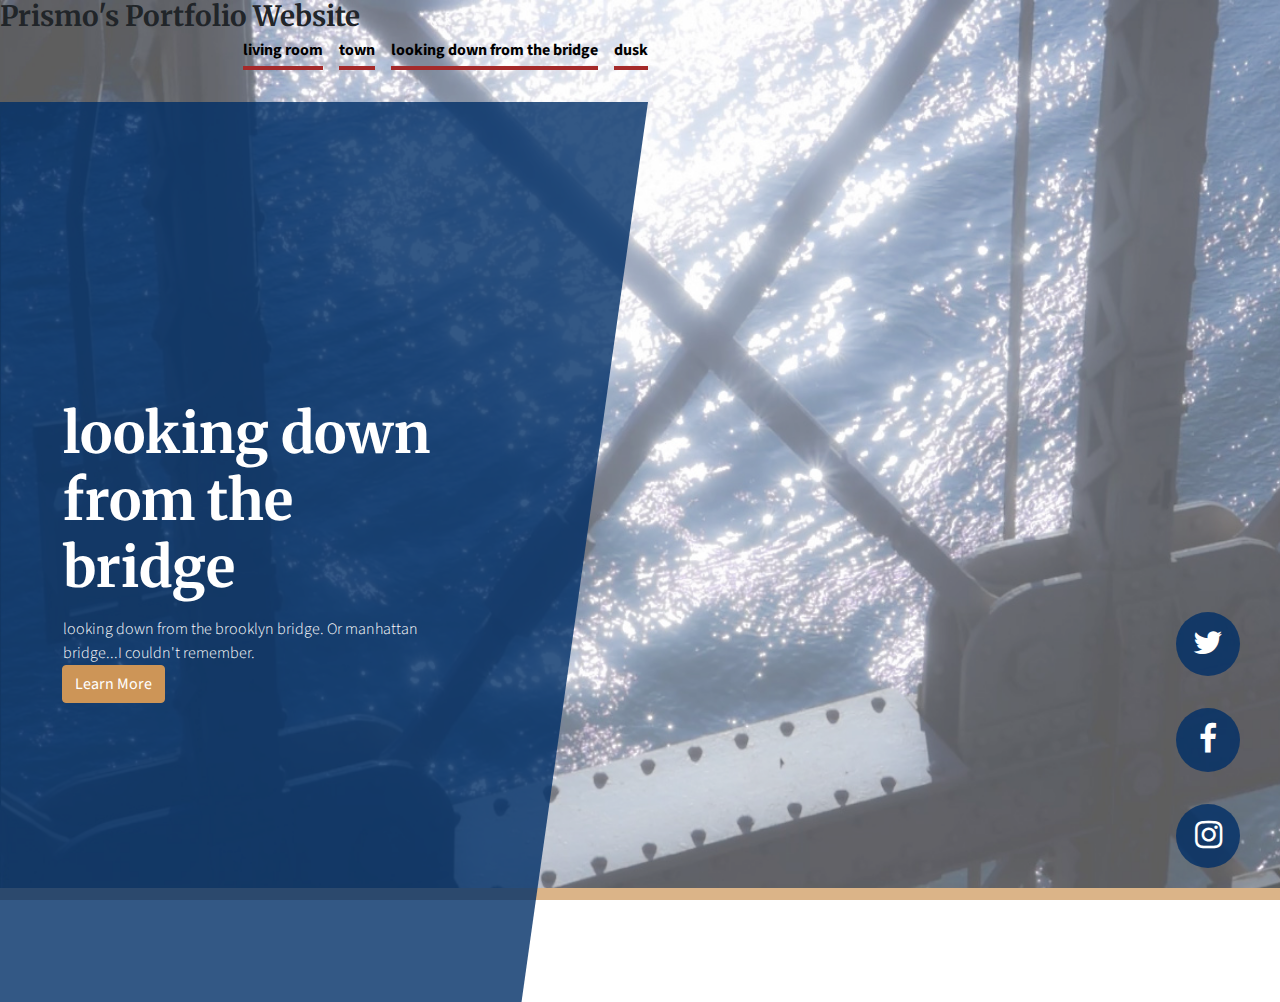
<file: portfolio-website/bridge.html>
<!DOCTYPE html>
<html lang="en">

  <head>

    <meta charset="utf-8">
    <meta name="viewport" content="width=device-width, initial-scale=1, shrink-to-fit=no">
    <meta name="description" content="">
    <meta name="author" content="">

    <title>Coming Soon - Start Bootstrap Theme</title>

    <!-- Bootstrap core CSS -->
    <link href="vendor/bootstrap/css/bootstrap.min.css" rel="stylesheet">

    <!-- Custom fonts for this template -->
    <link href="https://fonts.googleapis.com/css?family=Source+Sans+Pro:200,200i,300,300i,400,400i,600,600i,700,700i,900,900i" rel="stylesheet">
    <link href="https://fonts.googleapis.com/css?family=Merriweather:300,300i,400,400i,700,700i,900,900i" rel="stylesheet">
    <link href="vendor/font-awesome/css/font-awesome.min.css" rel="stylesheet">

    <!-- Custom styles for this template -->
    <link href="css/custom2.css" rel="stylesheet">

  </head>

  <body>

    <div class="overlay"><img src="../portfolio-website/IMG_8841.JPG" class="img-responsive" style="width:1440px;height:888px;"></div>
     <div class="site-wrapper">

      <div class="site-wrapper-inner">

        <div class="cover-container">
     <div class="masthead clearfix">
            <div class="inner">
              <h3 class="masthead-brand">Prismo's Portfolio Website</h3>
              <nav class="nav nav-masthead">
                <a class="nav-link" href="index.html">living room</a>
                <a class="nav-link" href="town.html">town</a>

                <a class="nav-link" href="bridge.html">looking down from the bridge</a>
                <a class="nav-link" href="dusk.html">dusk</a>
              </nav>
            </div>
          </div>
 </div>
      </div>
    </div>
    <div class="masthead">
      <div class="masthead-bg"></div>
      <div class="container h-100">
        <div class="row h-100">
          <div class="col-12 my-auto">
            <div class="masthead-content text-white py-5 py-md-0">

              <h1 class="mb-3">looking down from the bridge
</h1>

             <div class="ex1">
        looking down from the brooklyn bridge.
        Or manhattan bridge...I couldn't remember.


</div>

                   <div class="input-group-append">
                  <a class="btn btn-secondary" href="https://www.nycgo.com/articles/guide-to-the-brooklyn-bridge" role="button">Learn More</a>
                </div>
              </div>
            </div>
          </div>
        </div>
      </div>
    </div>

    <div class="social-icons">
      <ul class="list-unstyled text-center mb-0">
        <li class="list-unstyled-item">
          <a href="https://docs.python.org/3/library/index.html">
            <i class="fa fa-twitter"></i>
          </a>
        </li>
        <li class="list-unstyled-item">
          <a href="https://www.wired.com/2010/02/html_cheatsheet/">
            <i class="fa fa-facebook"></i>
          </a>
        </li>
        <li class="list-unstyled-item">
          <a href="https://github.com">
            <i class="fa fa-instagram"></i>
          </a>
        </li>
      </ul>
    </div>

    <!-- Bootstrap core JavaScript -->
    <script src="vendor/jquery/jquery.min.js"></script>
    <script src="vendor/bootstrap/js/bootstrap.bundle.min.js"></script>

    <!-- Custom scripts for this template -->
    <script src="js/coming-soon.min.js"></script>

  </body>

</html>
</file>
<file: css-diner/style.css>
/* This is default helpul CSS to include - dont edit this part unless... you want to */
html,
body {
  margin: 0;
  padding: 0;
}

*, *:before, *:after {
  box-sizing: inherit;
}
/* THE END of default helpful basic CSS to include. EDIT the stuff BELOW this line*/

@font-face {
  font-family: 'violet';
  src: url('./fonts/VioletSans-Regular.woff') format('woff');
  font-weight: normal;
  font-style: normal;
}

body {
  background-color: violet;
  color: yellow;
  text-align: center;
  font-size: 2em;
  font-family: 'Press Start 2P', cursive;
}
#cool{
  color:red;
}
/* level 3: select elements with an ID. this allows me to select all the elements with a cool id. */
.ateam{
  color:white;
}
/* level 6: Select elements by their class. this allows me to select all the elements in the class a team. */
p+ .ateam{
  color:blue;
}
/* level 12: Select an element that directly follows another element. this allows me to selects every element with class="a team"
but only when it directly follows a p. */
div p:only-child{
  color:green;
}
/* level 16: Select an element that are the only element inside of another one. this allows me to selects the only p element that are in div. */
h1:last-of-type{

  color: purple;
}
/* level 24:Select the last element of a specific type. this allows me to select the last h1 tag. */
.my-fun-class {
  width: 40%;
  border: 2px solid forestgreen;
  display: block;
  margin: auto;
}

img {
  width: 40%;
  padding: 2em;
}
</file>
<file: object-meditation/styles/mobile.css>
body{
	background-color:white;
	background-image: url(../images/bg.jpg);
	background-size:1920px 1080px;
	background-repeat: no-repeat;
	background-attachment:fixed;
	background-position:top;
}
#container{
	width: 90%;
	margin: auto;
	max-width: 900px;
	
}
#content {
	clear: both;
	margin-top: 100px;
	}
	
.column1{
	width: 100%;
	

}
.column2{
	width:100%;

}
.column3{
	width: 100%;
	
}
	
}
img{ width: 100%;}




a.class1:link{
    color: yellow;
}

a.class1:visited{
    color: pink
}

a.class1:hover{
    color: green;
    
}
a.class1:focus{
    color: green;
}
a.class1:active{
    color: yellow;
}
h1, h2, h3, h4, h5, h6{
	color: orange;
	font-family: Arial, fantasy;
	text-align: left;
	
    text-shadow: 2px 2px 4px #000000;
}
p{
	color: orange;
	text-align: left;
    text-shadow: 2px 2px 4px #000000;
}
ul, ol{
	width: 100%;
	padding: 20px;
	list-style-type: none;
	margin-left:10px
}

li{
	display: inline;
}
#footer {
	clear: both;
	padding-top: 24px;
	}
</file>
<file: object-meditation/styles/tablet.css>
body{
	background-color:white;
	background-image: url(../images/bg.jpg);
	background-size:1920px 1080px;
	background-repeat: no-repeat;
	background-attachment:fixed;
	background-position:top;
}
#container{
	width: 90%;
	margin: auto;
	
	
}
#content {
	clear: both;
	margin-top: 100px;
	}
	
.column1{
	float: left;
	width: 49%;
	margin-right: 2%;
	

}
.column2{
	float: left;
	width: 49%;

}
.column3{
	clear: both;
	width: 49%;
	margin-right: 2%;
}
	
}
img{ width: 100%;}




a.class1:link{
    color: yellow;
}

a.class1:visited{
    color: pink
}

a.class1:hover{
    color: green;
    
}
a.class1:focus{
    color: green;
}
a.class1:active{
    color: yellow;
}
h1, h2, h3, h4, h5, h6{
	color: orange;
	font-family: Arial, fantasy;
	text-align: left;
	
    text-shadow: 2px 2px 4px #000000;
}
p{
	color: orange;
	text-align: left;
    text-shadow: 2px 2px 4px #000000;
}
ul, ol{
	width: 100%;
	padding: 20px;
	list-style-type: none;
	margin-left:10px
}

li{
	display: inline;
}
#footer {
	clear: both;
	padding-top: 24px;
	}
</file>
<file: object-meditation/styles/desktop.css>
body{
	background-color:white;
	background-image: url(../images/bg.jpg);
	background-size:1920px 1080px;
	background-repeat: no-repeat;
	background-attachment:fixed;
	background-position:top;
}
#container{
	width: 90%;
	margin: auto;
	
	
}
#content {
	clear: both;
	margin-top: 100px;
	}
	
.column1{
	float: left;
	width: 32%;
	margin-right: 2%;
	

}
.column2{
	float: left;
	width:32%;
	margin-right: 2%;

}
.column3{
	float: left;
	width: 32%;
	
}
img{ width: 100%;}




a.class1:link{
    color: yellow;
}

a.class1:visited{
    color: pink
}

a.class1:hover{
    color: green;
    
}
a.class1:focus{
    color: green;
}
a.class1:active{
    color: yellow;
}
h1, h2, h3, h4, h5, h6{
	color: orange;
	font-family: Arial, fantasy;
	text-align: left;
	
    text-shadow: 2px 2px 4px #000000;
}
p{
	color: orange;
	text-align: left;
    text-shadow: 2px 2px 4px #000000;
}
ul, ol{
	width: 100%;
	padding: 20px;
	list-style-type: none;
	margin-left:10px
}

li{
	display: inline;
}
#footer {
	clear: both;
	padding-top: 24px;
	}
</file>
<file: portfolio-website/css/custom2.css>
html{height:100%}h1,h2,h3,h4,h5,h6{font-family:Merriweather;font-weight:700}body{height:100%;min-height:35rem;position:relative;font-family:'Source Sans Pro';font-weight:300}video{position:fixed;top:50%;left:50%;min-width:100%;min-height:100%;width:auto;height:auto;transform:translateX(-50%) translateY(-50%);z-index:0}@media (pointer:coarse) and (hover:none){body{background:url(../img/bg-mobile-fallback.jpg) #002e66 no-repeat center center scroll;background-position:cover}body video{display:none}}.overlay{position:absolute;top:0;left:0;height:100%;width:100%;background-color:#cd9557;opacity:.7;z-index:1}.masthead{position:relative;overflow:hidden;padding-bottom:3rem;z-index:2}.masthead .masthead-bg{position:absolute;top:0;bottom:0;right:0;left:0;width:100%;min-height:35rem;height:100%;background-color:rgba(0,46,102,.8);transform:skewY(4deg);transform-origin:bottom right}.masthead .masthead-content h1{font-size:2.5rem}.masthead .masthead-content p{font-size:1.2rem}.masthead .masthead-content p strong{font-weight:700}.masthead .masthead-content .input-group-newsletter input{font-size:1rem;padding:1rem}.masthead .masthead-content .input-group-newsletter button{font-size:.8rem;font-weight:700;text-transform:uppercase;letter-spacing:1px;padding:1rem}@media (min-width:768px){.masthead{height:100%;min-height:0;width:40.5rem;padding-bottom:0}.masthead .masthead-bg{min-height:0;transform:skewX(-8deg);transform-origin:top right}.masthead .masthead-content{padding-left:3rem;padding-right:10rem}.masthead .masthead-content h1{font-size:3.5rem}.masthead .masthead-content p{font-size:1.3rem}}.social-icons{position:absolute;margin-bottom:2rem;width:100%;z-index:2}.social-icons ul{margin-top:2rem;width:100%;text-align:center}.social-icons ul>li{margin-left:1rem;margin-right:1rem;display:inline-block}.social-icons ul>li>a{display:block;color:#fff;background-color:rgba(0,46,102,.8);border-radius:100%;font-size:2rem;line-height:4rem;height:4rem;width:4rem}@media (min-width:768px){.social-icons{margin:0;position:absolute;right:2.5rem;bottom:2rem;width:auto}.social-icons ul{margin-top:0;width:auto}.social-icons ul>li{display:block;margin-left:0;margin-right:0;margin-bottom:2rem}.social-icons ul>li:last-child{margin-bottom:0}.social-icons ul>li>a{transition:all .2s ease-in-out;font-size:2rem;line-height:4rem;height:4rem;width:4rem}.social-icons ul>li>a:hover{background-color:#002e66}}.btn-secondary{background-color:#cd9557;border-color:#cd9557}.btn-secondary:active,.btn-secondary:focus,.btn-secondary:hover{background-color:#ba7c37!important;border-color:#ba7c37!important}.input{font-weight:300!important}
.masthead {
  margin-bottom: 2rem;
}

.masthead-brand {
  margin-bottom: 0;
}

.nav-masthead .nav-link {
  padding: .25rem 0;
  font-weight: 700;
  color: black;
  background-color: transparent;
  border-bottom: .25rem solid brown;
}

.nav-masthead .nav-link:hover,
.nav-masthead .nav-link:focus {
  border-bottom-color: rgba(255, 255, 255, .25);
}

.nav-masthead .nav-link + .nav-link {
  margin-left: 1rem;
}

.nav-masthead .active {
  color: #fff;
  border-bottom-color: #fff;
}

@media (min-width: 48em) {
  .masthead-brand {
    float: left;
  }
  .nav-masthead {
    float: right;
  }
}
</file>
